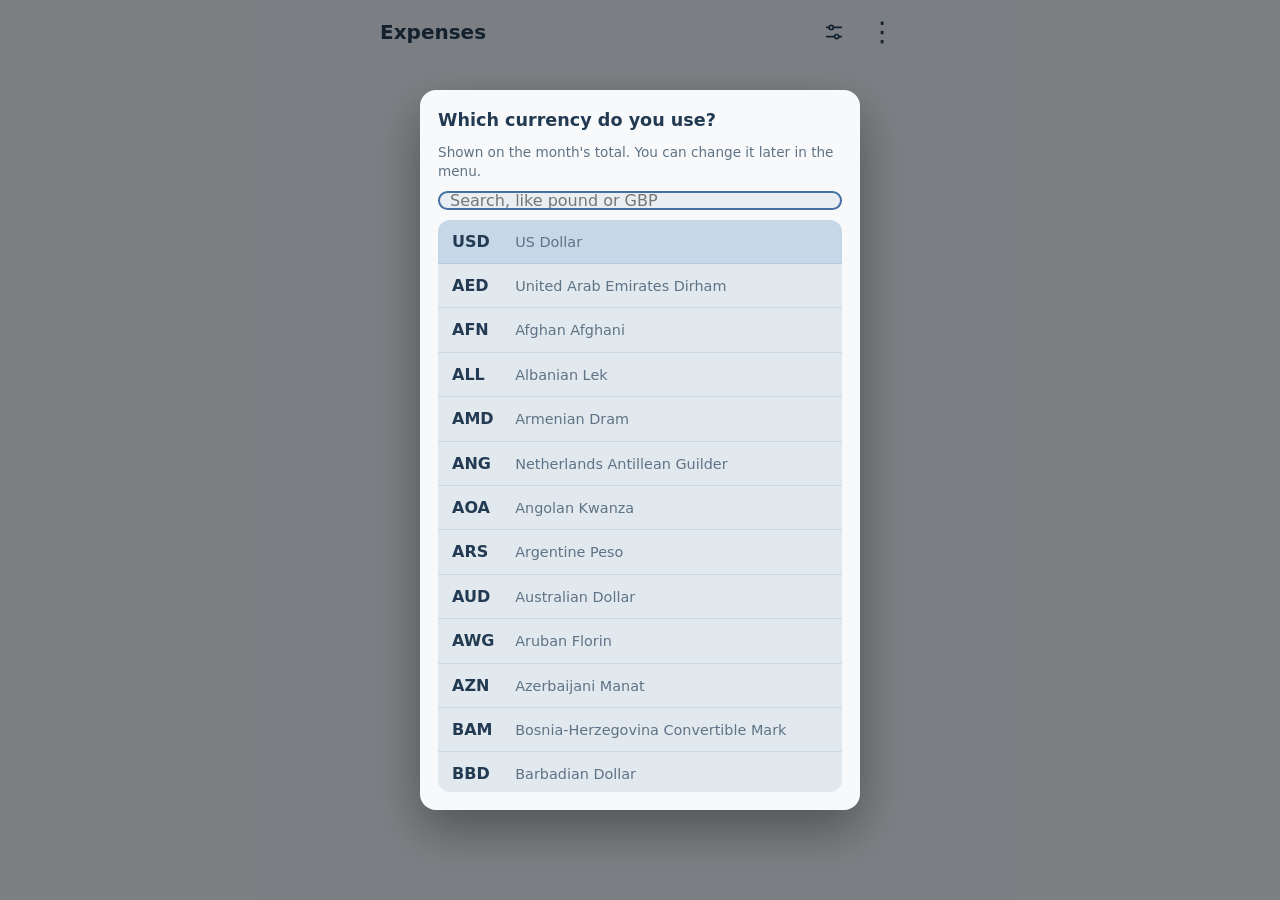
<file: index.html>
<!doctype html>
<html lang="en">
<head>
  <meta charset="utf-8">
  <meta name="viewport" content="width=device-width, initial-scale=1, viewport-fit=cover, interactive-widget=resizes-content">
  <meta name="theme-color" content="#f6f8f9">   <!-- updated to the screen colour by app.js -->
  <meta name="color-scheme" content="light dark">
  <!-- Drive: the app talks to Google's Drive API and to your sign-in Worker (*.workers.dev).
       If your Worker is on your own domain, add it to connect-src. -->
  <meta http-equiv="Content-Security-Policy" content="default-src 'self'; img-src 'self' data:; connect-src 'self' https://www.googleapis.com https://*.workers.dev; object-src 'none'; base-uri 'none'; form-action 'none'">
  <title>Ledgerly</title>
  <link rel="manifest" href="manifests/main.webmanifest">
  <link rel="icon" href="icons/icon-rounded.svg" type="image/svg+xml">
  <link rel="icon" href="icons/icon-192.png" type="image/png">
  <link rel="apple-touch-icon" href="icons/apple-touch-icon.png">
  <link rel="stylesheet" href="css/app.css">
  <script src="js/theme.js"></script>
</head>
<body>
  <div id="app" hidden>
    <header>
      <h1 id="title">Expenses</h1>
      <button id="set-btn" class="icon" aria-label="Settings: linked lines and tags" aria-expanded="false" aria-controls="pop">
        <svg viewBox="0 0 24 24" width="22" height="22" fill="none" stroke="currentColor" stroke-width="1.8" stroke-linecap="round" aria-hidden="true">
          <line x1="4" y1="7" x2="20" y2="7"/><line x1="4" y1="17" x2="20" y2="17"/>
          <circle cx="9" cy="7" r="2.3" fill="var(--bg)"/><circle cx="15" cy="17" r="2.3" fill="var(--bg)"/>
        </svg>
      </button>
      <button id="menu-btn" class="icon" aria-label="Menu">&#8942;</button>
      <div id="menu" class="menu" hidden>
        <button id="import" type="button">Import notes (.txt / .csv)</button>
        <button id="export-txt" type="button">Download as text</button>
        <button id="export-csv" type="button">Download as CSV</button>
        <button id="drive-btn" type="button">Connect Google Drive</button>
        <button id="drive-off" type="button" hidden>Disconnect Google Drive</button>
        <button id="currency-btn" type="button">Currency</button>
        <button id="theme-btn" type="button">Theme: Light</button>
        <div id="backup-note" class="menu-note"></div>
        <a class="menu-link" href="privacy.html" target="_blank" rel="noopener">Privacy policy</a>
      </div>
    </header>

    <section id="view-notebook" class="view">
      <div id="nb-page"></div>
      <div id="nb-more"></div>
    </section>

    <!-- settings popover: which Totals lines fill themselves in, and the tags -->
    <div id="pop" class="pop" role="dialog" aria-label="Settings" hidden>
      <h2 id="pop-links-title">Filled in</h2>
      <div id="pop-links"></div>
      <h2>Tags</h2>
      <div id="pop-tags"></div>
    </div>
  </div>

  <input id="import-file" type="file" accept=".txt,.md,.csv,text/plain,text/csv,text/markdown" hidden>

  <dialog id="cur-dialog" class="cur-dialog" aria-labelledby="cur-title">
    <h2 id="cur-title">Which currency do you use?</h2>
    <p class="hint">Shown on the month's total. You can change it later in the menu.</p>
    <input id="cur-search" class="tg-input" placeholder="Search, like pound or GBP" autocomplete="off" aria-label="Search currencies">
    <div id="cur-list" class="cur-list"></div>
    <button id="cur-cancel" type="button" class="tg-btn ghost">Cancel</button>
  </dialog>

  <div id="toast" class="toast" role="status" hidden>
    <span id="toast-msg"></span>
    <button id="toast-action" type="button" hidden></button>
  </div>

  <script src="js/config.js"></script>
  <script src="js/format.js"></script>
  <script src="js/local.js"></script>
  <script src="js/drive.js"></script>
  <script src="js/app.js"></script>
  <script src="js/notebook.js"></script>
  <script src="js/tags.js"></script>
</body>
</html>
</file>
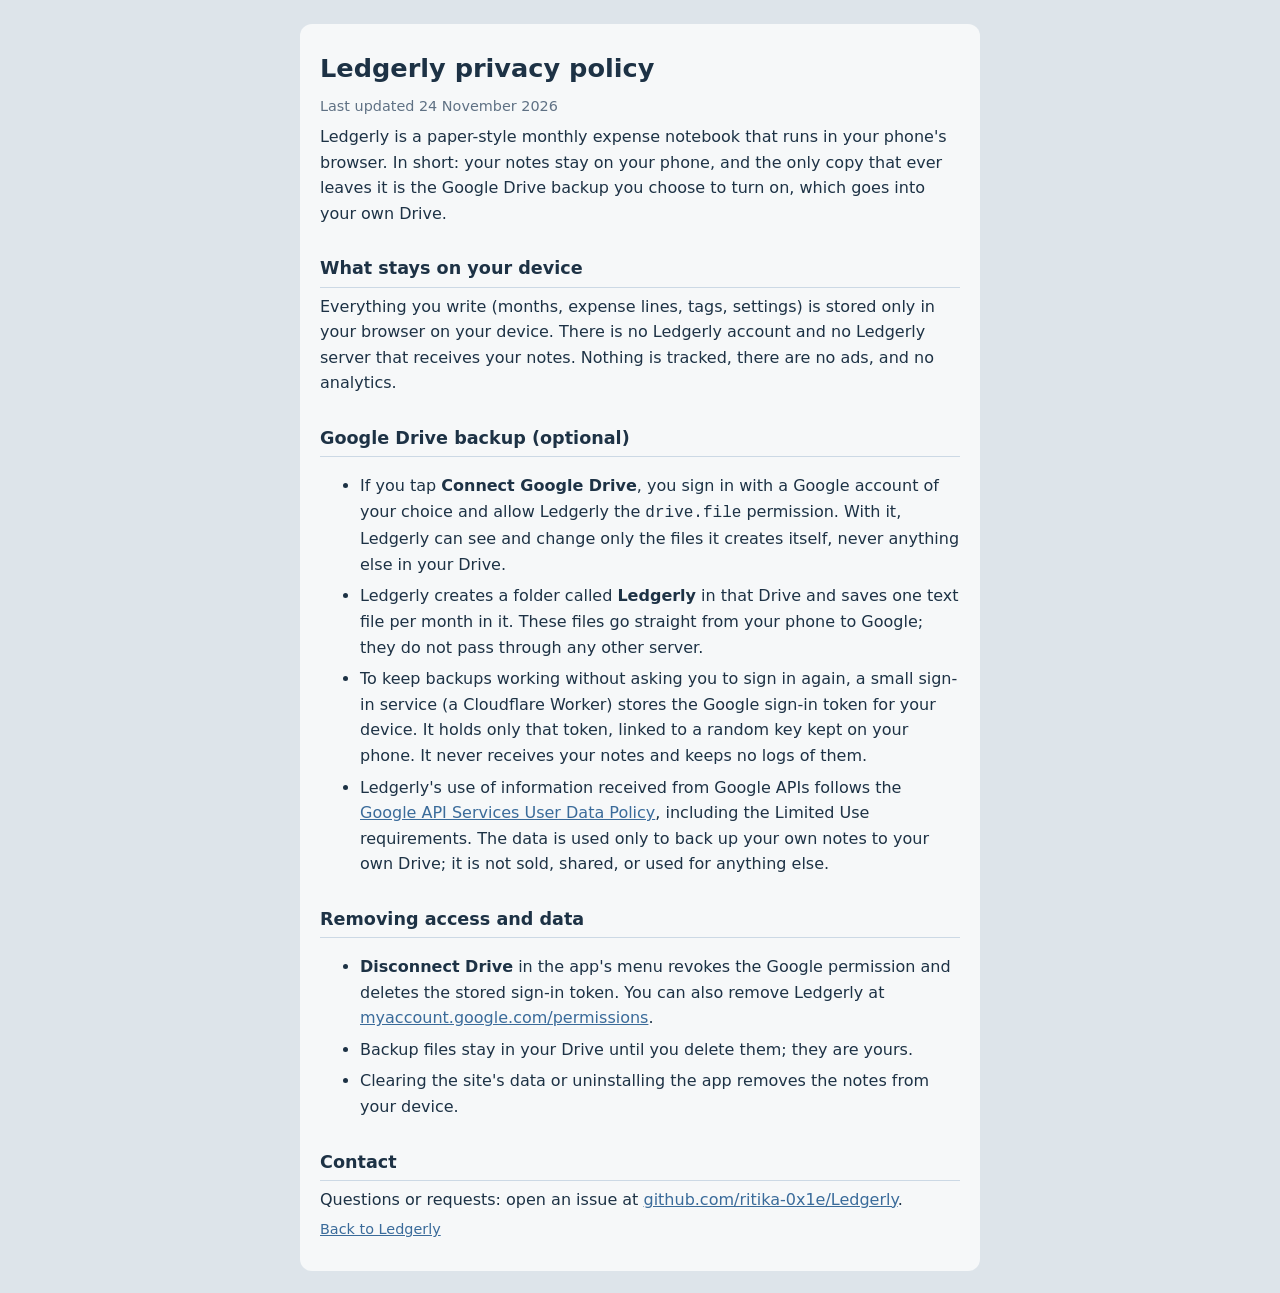
<file: privacy.html>
<!doctype html>
<html lang="en">
<head>
  <meta charset="utf-8">
  <meta name="viewport" content="width=device-width, initial-scale=1">
  <meta name="color-scheme" content="light dark">
  <title>Ledgerly privacy</title>
  <link rel="icon" href="icons/icon-rounded.svg" type="image/svg+xml">
  <style>
    :root { --bg:#dde4ea; --paper:#f6f8f9; --ink:#1d3245; --muted:#5f7184; --accent:#3a6b9a; --rule:rgba(58,107,154,.22); }
    @media (prefers-color-scheme: dark) {
      :root { --bg:#0a1016; --paper:#111a22; --ink:#dbe4ec; --muted:#8a9aab; --accent:#7fa9d3; --rule:rgba(127,169,211,.17); }
    }
    body { margin:0; background:var(--bg); color:var(--ink); font:16px/1.6 system-ui, sans-serif; }
    main { max-width:640px; margin:24px auto; padding:24px 20px; background:var(--paper); border-radius:12px; }
    h1 { margin:0 0 4px; font-size:1.6rem; }
    h2 { margin:28px 0 6px; font-size:1.1rem; padding-bottom:4px; border-bottom:1px solid var(--rule); }
    p, li { margin:6px 0; }
    .muted { color:var(--muted); font-size:.9rem; }
    a { color:var(--accent); }
    @media (max-width:680px) { main { margin:0; border-radius:0; padding:20px 16px; } }
  </style>
</head>
<body>
<main>
  <h1>Ledgerly privacy policy</h1>
  <p class="muted">Last updated 24 November 2026</p>

  <p>Ledgerly is a paper-style monthly expense notebook that runs in your phone's browser. In short: your
  notes stay on your phone, and the only copy that ever leaves it is the Google Drive backup you choose
  to turn on, which goes into your own Drive.</p>

  <h2>What stays on your device</h2>
  <p>Everything you write (months, expense lines, tags, settings) is stored only in your browser on your
  device. There is no Ledgerly account and no Ledgerly server that receives your notes. Nothing is
  tracked, there are no ads, and no analytics.</p>

  <h2>Google Drive backup (optional)</h2>
  <ul>
    <li>If you tap <b>Connect Google Drive</b>, you sign in with a Google account of your choice and allow
      Ledgerly the <code>drive.file</code> permission. With it, Ledgerly can see and change only the files
      it creates itself, never anything else in your Drive.</li>
    <li>Ledgerly creates a folder called <b>Ledgerly</b> in that Drive and saves one text file per month in
      it. These files go straight from your phone to Google; they do not pass through any other server.</li>
    <li>To keep backups working without asking you to sign in again, a small sign-in service (a Cloudflare
      Worker) stores the Google sign-in token for your device. It holds only that token, linked to a random
      key kept on your phone. It never receives your notes and keeps no logs of them.</li>
    <li>Ledgerly's use of information received from Google APIs follows the
      <a href="https://developers.google.com/terms/api-services-user-data-policy">Google API Services User
      Data Policy</a>, including the Limited Use requirements. The data is used only to back up your own
      notes to your own Drive; it is not sold, shared, or used for anything else.</li>
  </ul>

  <h2>Removing access and data</h2>
  <ul>
    <li><b>Disconnect Drive</b> in the app's menu revokes the Google permission and deletes the stored
      sign-in token. You can also remove Ledgerly at
      <a href="https://myaccount.google.com/permissions">myaccount.google.com/permissions</a>.</li>
    <li>Backup files stay in your Drive until you delete them; they are yours.</li>
    <li>Clearing the site's data or uninstalling the app removes the notes from your device.</li>
  </ul>

  <h2>Contact</h2>
  <p>Questions or requests: open an issue at
    <a href="https://github.com/ritika-0x1e/Ledgerly/issues">github.com/ritika-0x1e/Ledgerly</a>.</p>

  <p class="muted"><a href="./">Back to Ledgerly</a></p>
</main>
</body>
</html>
</file>
<file: css/app.css>
/* Two looks: light is the paper notebook, dark is the same notebook at night. theme.js puts
   data-theme="light|dark" on <html> (System follows the phone). The menu and the settings popover
   use the same colours on a plainer card style. */
:root {   /* Denim: cool paper, grey-blue ink */
  --bg: #e1e8ee; --paper: #f7f9fa; --card: #f7f9fa; --ink: #233b52; --text: #233b52; --muted: #5f7386;
  --rule: rgba(68, 115, 161, .13); --sum: #4473a1; --auto: #4473a1; --plus: #2f7a52; --hl: rgba(127, 169, 211, .28);
  --stamp: #4473a1; --accent: #4473a1; --accent-text: #fff; --danger: #b3261e; --line: var(--rule);
  --stroke: rgba(29, 50, 69, .12); --hover: rgba(29, 50, 69, .06); --field: #e9eef2;
  --line-h: 32px; --band: color-mix(in srgb, var(--accent) 11%, var(--paper)); --warm: #d9925a; --scrim: rgba(24, 40, 56, .22);
}
:root[data-theme="dark"] {
  --bg: #0a1016; --paper: #111a22; --card: #16212b; --ink: #dbe4ec; --text: #dbe4ec; --muted: #8a9aab;
  --rule: rgba(127, 169, 211, .09); --sum: #7fa9d3; --auto: #9dbde0; --plus: #6fd39a; --hl: rgba(127, 169, 211, .12);
  --stamp: #7fa9d3; --accent: #7fa9d3; --accent-text: #0a1016; --danger: #ff9a92; --line: var(--rule);
  --stroke: rgba(255, 255, 255, .1); --hover: rgba(255, 255, 255, .06); --field: #1a2631; --band: color-mix(in srgb, var(--accent) 13%, var(--paper)); --warm: #c98a5a; --scrim: rgba(0, 0, 0, .45);
}
* { box-sizing: border-box; -webkit-tap-highlight-color: transparent; }
[hidden] { display: none !important; }
html, body { margin: 0; background: var(--bg); color: var(--text);
  font: 16px/1.4 system-ui, -apple-system, "Segoe UI", Roboto, sans-serif; }
body { min-height: 100vh; min-height: 100dvh; }
/* a soft wash of the accent behind the sheets, so the page isn't flat */
body.nb { background:
  radial-gradient(120% 60% at 0% 0%, color-mix(in srgb, var(--accent) 20%, transparent), transparent 70%),
  radial-gradient(90% 50% at 100% 100%, color-mix(in srgb, var(--warm) 12%, transparent), transparent 70%),
  var(--bg); background-attachment: fixed; }
button, input, select { font: inherit; color: inherit; }
button { background: none; border: 0; cursor: pointer; }
button:disabled { opacity: .35; cursor: default; }
h1, h2, h3 { margin: 0; }
h2 { font-size: 0.8rem; text-transform: uppercase; letter-spacing: .06em; color: var(--muted); margin: 20px 0 8px; }

#app { max-width: 560px; margin: 0 auto; padding: 0 16px calc(40px + env(safe-area-inset-bottom)); }
header { position: sticky; top: 0; z-index: 7; display: flex; align-items: center;
  gap: 4px; margin: 0 -16px; padding: calc(10px + env(safe-area-inset-top)) 16px 10px; background: var(--bg); }
header h1 { flex: 1; font-size: 1.25rem; font-weight: 700; padding-left: 4px; color: var(--ink); }
.icon { width: 44px; height: 44px; font-size: 1.7rem; border-radius: 50%; color: var(--ink); }
.icon:active { background: var(--hover); }
.icon svg { display: block; margin: auto; }
.menu { position: absolute; right: 12px; top: calc(52px + env(safe-area-inset-top)); z-index: 30; background: var(--card); color: var(--text);
  border-radius: 14px; min-width: 230px; overflow: hidden; box-shadow: 0 0 0 100vmax var(--scrim), 0 10px 30px rgba(0,0,0,.25), inset 0 0 0 1px var(--stroke); }
.menu button { display: block; width: 100%; text-align: left; padding: 13px 16px; }
.menu button:active { background: var(--hover); }
.menu > * + * { box-shadow: 0 -1px 0 var(--line); }
.menu-note { padding: 8px 16px 12px; font-size: .75rem; color: var(--muted); }
.menu-note + .menu-link { box-shadow: none; }   /* sits with the note, no line between */
.menu-link { display: block; padding: 0 16px 12px; margin-top: -6px; font-size: .75rem; color: var(--muted); }

.hint { color: var(--muted); font-size: .85rem; margin: 4px 0 12px; }
.empty { text-align: center; color: var(--muted); padding: 22px 0; }

.toast { font-size: .92rem; position: fixed; left: 50%; transform: translateX(-50%); bottom: calc(24px + env(safe-area-inset-bottom)); z-index: 40;
  display: flex; align-items: center; gap: 14px; max-width: calc(100% - 32px); background: var(--paper); color: var(--ink);
  padding: 12px 16px; border-radius: 6px; box-shadow: inset 0 0 0 1px var(--stroke), 0 6px 18px rgba(0, 0, 0, .18); }
.toast button { color: var(--stamp); font-weight: 700; }

/* ---------- notebook: the old notebook's sheets, one per month, in the Denim colours ---------- */
body.nb header { position: relative; z-index: 20; background: transparent; }   /* keeps the menu above the sheets */

/* a month: one continuous sheet, with its name and total pinned while you are in it */
.d-monthgroup { margin: 0 -8px 22px; border-radius: 18px; overflow: clip; background: var(--paper);
  border: 1px solid color-mix(in srgb, var(--accent) 14%, transparent);
  box-shadow: 0 1px 2px rgba(29, 50, 69, .06), 0 8px 24px -8px rgba(29, 50, 69, .14); }
:root[data-theme="dark"] .d-monthgroup { box-shadow: 0 8px 28px -10px rgba(0, 0, 0, .6); }
.d-month { position: sticky; top: 0; z-index: 3; border-radius: 18px 18px 0 0; display: flex; justify-content: space-between; align-items: baseline; gap: 12px;
  margin: 0; padding: 14px 16px; color: var(--ink);
  background: color-mix(in srgb, var(--accent) 20%, var(--paper)); font-size: 1rem; text-transform: none; letter-spacing: normal; }
.d-monthname { font-size: 1.75rem; font-weight: 800; color: color-mix(in srgb, var(--accent) 45%, var(--ink)); letter-spacing: -.01em; line-height: 1.15; }
/* the month's total in a small pill */
.d-monthtotal { align-self: center; font-size: 1.05rem; font-weight: 800; white-space: nowrap; font-variant-numeric: tabular-nums;
  padding: 4px 12px; border-radius: 999px; background: var(--accent); color: var(--accent-text);
  box-shadow: 0 2px 8px -2px color-mix(in srgb, var(--accent) 60%, transparent); }

/* the sheet: every line sits on a rule, headings and totals too */
.d-page { position: relative; padding: 8px 0 var(--line-h); }
.d-page { --ruled: repeating-linear-gradient(to bottom, transparent 0 calc(var(--line-h) - 1px), var(--rule) calc(var(--line-h) - 1px) var(--line-h)); }
.d-sechead, .d-paper, .d-secfoot, .d-total { display: block; margin: 0; padding: 0 16px; line-height: var(--line-h); background: var(--ruled); }
.d-sec { --tc: var(--ink); }
/* one fixed empty line only between a tag's total and the next tag; the lines above a tag name are
   the untagged area's own lines, so you add or remove them with Enter and Backspace */
.d-tagged + .d-tagged { padding-top: var(--line-h); background: var(--ruled); }
.d-sechead { box-sizing: border-box; height: var(--line-h); font-size: 1.05rem; font-weight: 700; color: color-mix(in srgb, var(--tc) 80%, var(--ink));
  background: none; border-bottom: 1px solid color-mix(in srgb, var(--tc) 45%, transparent); }   /* one line under the tag name */
.d-tagged .d-sechead { background: color-mix(in srgb, var(--tc) 16%, transparent); }
.d-tagged .d-sum { border-top-color: var(--tc); }
.d-sechead::before { content: ""; display: inline-block; width: 8px; height: 8px; margin-right: 8px; border-radius: 50%;
  vertical-align: .1em; background: var(--tc); }
/* one line between Totals and the expenses */
.d-totals { border-bottom: 1.5px solid color-mix(in srgb, var(--accent) 45%, transparent); }

/* the text box is see-through on top; .d-mirror under it shows the same lines, figures inked */
.d-paper { position: relative; padding: 0; }
.d-mirror { position: absolute; inset: 0; overflow: hidden; pointer-events: none; color: var(--ink); }
.d-ml, .d-area { font-size: 1rem; line-height: var(--line-h); padding: 0 16px; white-space: pre-wrap; overflow-wrap: break-word;
  font-family: inherit; font-variant-numeric: tabular-nums; letter-spacing: normal; }
.d-ml { position: relative; min-height: var(--line-h); }
.d-area { position: relative; display: block; width: 100%; min-height: var(--line-h); margin: 0; resize: none; overflow: hidden;
  border: 0; border-radius: 0; outline: 0; background: transparent; color: transparent; caret-color: var(--stamp); }
.d-area::selection { color: transparent; background: var(--hl); }
.d-area::placeholder { color: var(--muted); opacity: .7; }
.d-num { font-weight: 600; }
.d-plus { color: var(--plus); font-weight: 700; }
/* the figure of a linked Totals line, filled in for you */
.d-auto { color: var(--auto); font-weight: 600; }
/* a "____" line you wrote: a faint rule */
.d-rule { color: transparent; }
.d-rule::after { content: ""; position: absolute; left: 16px; right: 16px; top: 50%; border-top: 1px solid var(--muted); opacity: .45; }

/* sums, written like a hand addition: a short stroke above the figure, the words beside it */
.d-secfoot, .d-total { display: flex; align-items: baseline; height: var(--line-h); font-variant-numeric: tabular-nums; }
.d-figcol { flex: none; white-space: pre; }
.d-sum { border-top: 2px solid var(--sum); border-radius: 2px; font-weight: 700; }
.d-sum:empty { border: 0; }
.d-footlabel { color: var(--muted); }
.d-sec .d-secfoot { color: color-mix(in srgb, var(--tc) 80%, var(--ink)); }
.d-result { font-weight: 700; color: var(--ink); }
/* the month's result gets a faint wash of the accent */
.d-result { background-color: color-mix(in srgb, var(--accent) 10%, transparent); }
.d-result .d-sum { color: var(--accent); }
.d-reslabel { flex: 1; min-width: 0; height: var(--line-h); padding: 0; border: 0; outline: 0; background: transparent;
  font-weight: 700; color: var(--ink); }
.d-reslabel::placeholder { color: var(--muted); font-weight: 500; }
/* the month's spending: like the section sums, but bolder, with a heavier stroke, a line further down */
.d-total { height: calc(var(--line-h) * 2); padding-top: var(--line-h); font-weight: 800; color: var(--ink); }
.d-total .d-sum { border-top-width: 3px; border-radius: 3px; font-weight: 800; }
#nb-more button { display: block; margin: 6px auto 0; padding: 8px 18px; font-size: .9rem; color: var(--muted); text-decoration: underline dotted; text-underline-offset: 4px; }
#nb-more button:active { color: var(--ink); }

/* ---------- settings popover: which Totals lines fill in, and the tags ---------- */
.pop { position: fixed; right: max(12px, calc(50% - 298px)); top: calc(52px + env(safe-area-inset-top)); z-index: 30;
  width: min(360px, calc(100% - 24px)); max-height: calc(100dvh - 72px - env(safe-area-inset-top)); overflow-y: auto; overscroll-behavior: contain;
  padding: 6px 14px 14px; border-radius: 14px; background: var(--card); color: var(--text);
  box-shadow: 0 0 0 100vmax var(--scrim), 0 10px 30px rgba(0,0,0,.22), inset 0 0 0 1px var(--stroke); }
.pop h2 { margin: 12px 0 4px; }
.pop .hint { margin: 0 0 4px; }
/* a Totals line and what it follows: plain text, no boxes */
.pop-row { display: flex; align-items: center; gap: 10px; min-height: 36px; }
.pop-label { flex: 1; min-width: 0; overflow: hidden; text-overflow: ellipsis; white-space: nowrap; font-size: .95rem; }
.pop-pick { flex: none; display: inline-flex; align-items: center; gap: 6px; max-width: 50%; height: 30px; padding: 0 10px; border-radius: 999px;
  background: color-mix(in srgb, var(--accent) 12%, transparent); color: var(--accent); font-weight: 600; font-size: .9rem;
  white-space: nowrap; overflow: hidden; text-overflow: ellipsis; }
.pop-pick::after { content: ""; flex: none; width: 5px; height: 5px; margin-top: -3px; border: solid currentColor; border-width: 0 1.5px 1.5px 0;
  transform: rotate(45deg); opacity: .7; transition: transform .15s; }
.pop-pick[aria-expanded="true"]::after { transform: rotate(-135deg); margin-top: 3px; }
.pop-pick.off { background: none; color: var(--muted); font-weight: 400; box-shadow: inset 0 0 0 1px var(--stroke); }
/* the options open in place, as chips under the row */
.pop-menu { display: flex; flex-wrap: wrap; gap: 6px; padding: 2px 0 10px; }
.pop-opt { display: inline-flex; align-items: center; gap: 6px; height: 30px; padding: 0 12px; border-radius: 999px; font-size: .9rem;
  box-shadow: inset 0 0 0 1px var(--stroke); white-space: nowrap; }
.pop-opt .tg-dot { width: 8px; height: 8px; }
.pop-opt:hover { background: var(--hover); }
.pop-opt.on { background: var(--accent); color: var(--accent-text); font-weight: 600; box-shadow: none; }
.pop-opt.on .tg-dot { box-shadow: 0 0 0 1.5px var(--accent-text); }   /* keeps a blue tag's dot visible on the blue chip */
/* tags as chips; the one you tap opens below */
.tg-chips { display: flex; flex-wrap: wrap; gap: 8px; padding: 4px 0; }
.tg-chip { display: inline-flex; align-items: center; gap: 7px; height: 34px; padding: 0 12px; border-radius: 999px;
  box-shadow: inset 0 0 0 1px var(--stroke); font-size: .95rem; font-weight: 600; }
.tg-chip .tg-dot { width: 9px; height: 9px; }
.tg-chip.on { background: var(--hover); box-shadow: inset 0 0 0 1.5px var(--accent); }
.tg-add { color: var(--muted); font-weight: 500; }
.pop .tg-editor { padding: 10px 0 2px; }
.pop .tg-input, .pop .tg-btn { height: 40px; }
.pop .tg-actions { margin-top: 10px; justify-content: flex-start; }
.pop .tg-actions .tg-btn { flex: none; padding: 0 14px; }
.pop .tg-actions .tg-btn.ghost { width: 40px; padding: 0; }
.pop .tg-actions .danger { margin-left: auto; }

/* ---------- currency dialog ---------- */
.cur-dialog { width: min(440px, calc(100% - 32px)); max-height: 80dvh; border: 0; border-radius: 16px; padding: 18px;
  background: var(--card); color: var(--text); box-shadow: 0 20px 50px rgba(0,0,0,.35); flex-direction: column; gap: 10px; }
.cur-dialog[open] { display: flex; }
.cur-dialog::backdrop { background: rgba(0,0,0,.45); }
.cur-dialog h2 { font-size: 1.1rem; text-transform: none; letter-spacing: 0; color: var(--text); margin: 0; }
.cur-dialog .hint { margin: 0; }
.cur-list { flex: 1; min-height: 160px; overflow-y: auto; border-radius: 12px; background: var(--bg); }
.cur-item { display: flex; gap: 12px; align-items: baseline; width: 100%; padding: 11px 14px; text-align: left; }
.cur-item b { width: 3.2em; flex: none; }
.cur-item span { color: var(--muted); font-size: .9rem; }
.cur-item.on { background: var(--hl); }
.cur-item + .cur-item { box-shadow: 0 -1px 0 var(--line); }

/* ---------- tags screen ---------- */
.tg-card { background: var(--card); border-radius: 16px; padding: 4px 6px; box-shadow: inset 0 0 0 1px var(--stroke); }
.tg-new { padding: 12px; margin-top: 8px; }
.tg-newrow { display: flex; gap: 8px; }
.tg-input { flex: 1; min-width: 0; height: 44px; padding: 0 12px; border: 0; border-radius: 12px; background: var(--field); color: var(--text); }
.tg-input:focus { outline: 2px solid var(--accent); outline-offset: -2px; }
.tg-btn { flex: none; height: 44px; padding: 0 18px; border-radius: 12px; background: var(--accent); color: var(--accent-text); font-weight: 600; }
.tg-btn.danger { background: transparent; color: var(--danger); box-shadow: inset 0 0 0 1.5px var(--danger); }
.tg-btn.ghost { background: transparent; color: var(--text); box-shadow: inset 0 0 0 1.5px var(--stroke); }
.swatches { display: flex; flex-wrap: wrap; gap: 10px; margin-top: 12px; }
.sw { width: 30px; height: 30px; border-radius: 50%; box-shadow: inset 0 0 0 2px var(--card); }
.sw.on { box-shadow: 0 0 0 2px var(--card), 0 0 0 4px var(--text); }
.tg-item + .tg-item { box-shadow: 0 -1px 0 var(--line); }
.tg-head { display: flex; align-items: center; gap: 12px; width: 100%; padding: 12px 8px; text-align: left; }
.tg-dot { flex: none; width: 14px; height: 14px; border-radius: 50%; }
.tg-text { flex: 1; min-width: 0; display: flex; flex-direction: column; }
.tg-name { font-weight: 600; }
.tg-meta { font-size: .78rem; color: var(--muted); }
.tg-head .chev { color: var(--muted); transition: transform .15s; }
.tg-item.open .chev { transform: rotate(90deg); }
.tg-editor { padding: 2px 8px 14px; }
.tg-editor .tg-input { width: 100%; }
.tg-actions { display: flex; justify-content: space-between; gap: 8px; margin-top: 14px; }
.tg-actions .tg-btn { flex: 1; }
@media (prefers-reduced-motion: reduce) { * { transition: none !important; } }
</file>
